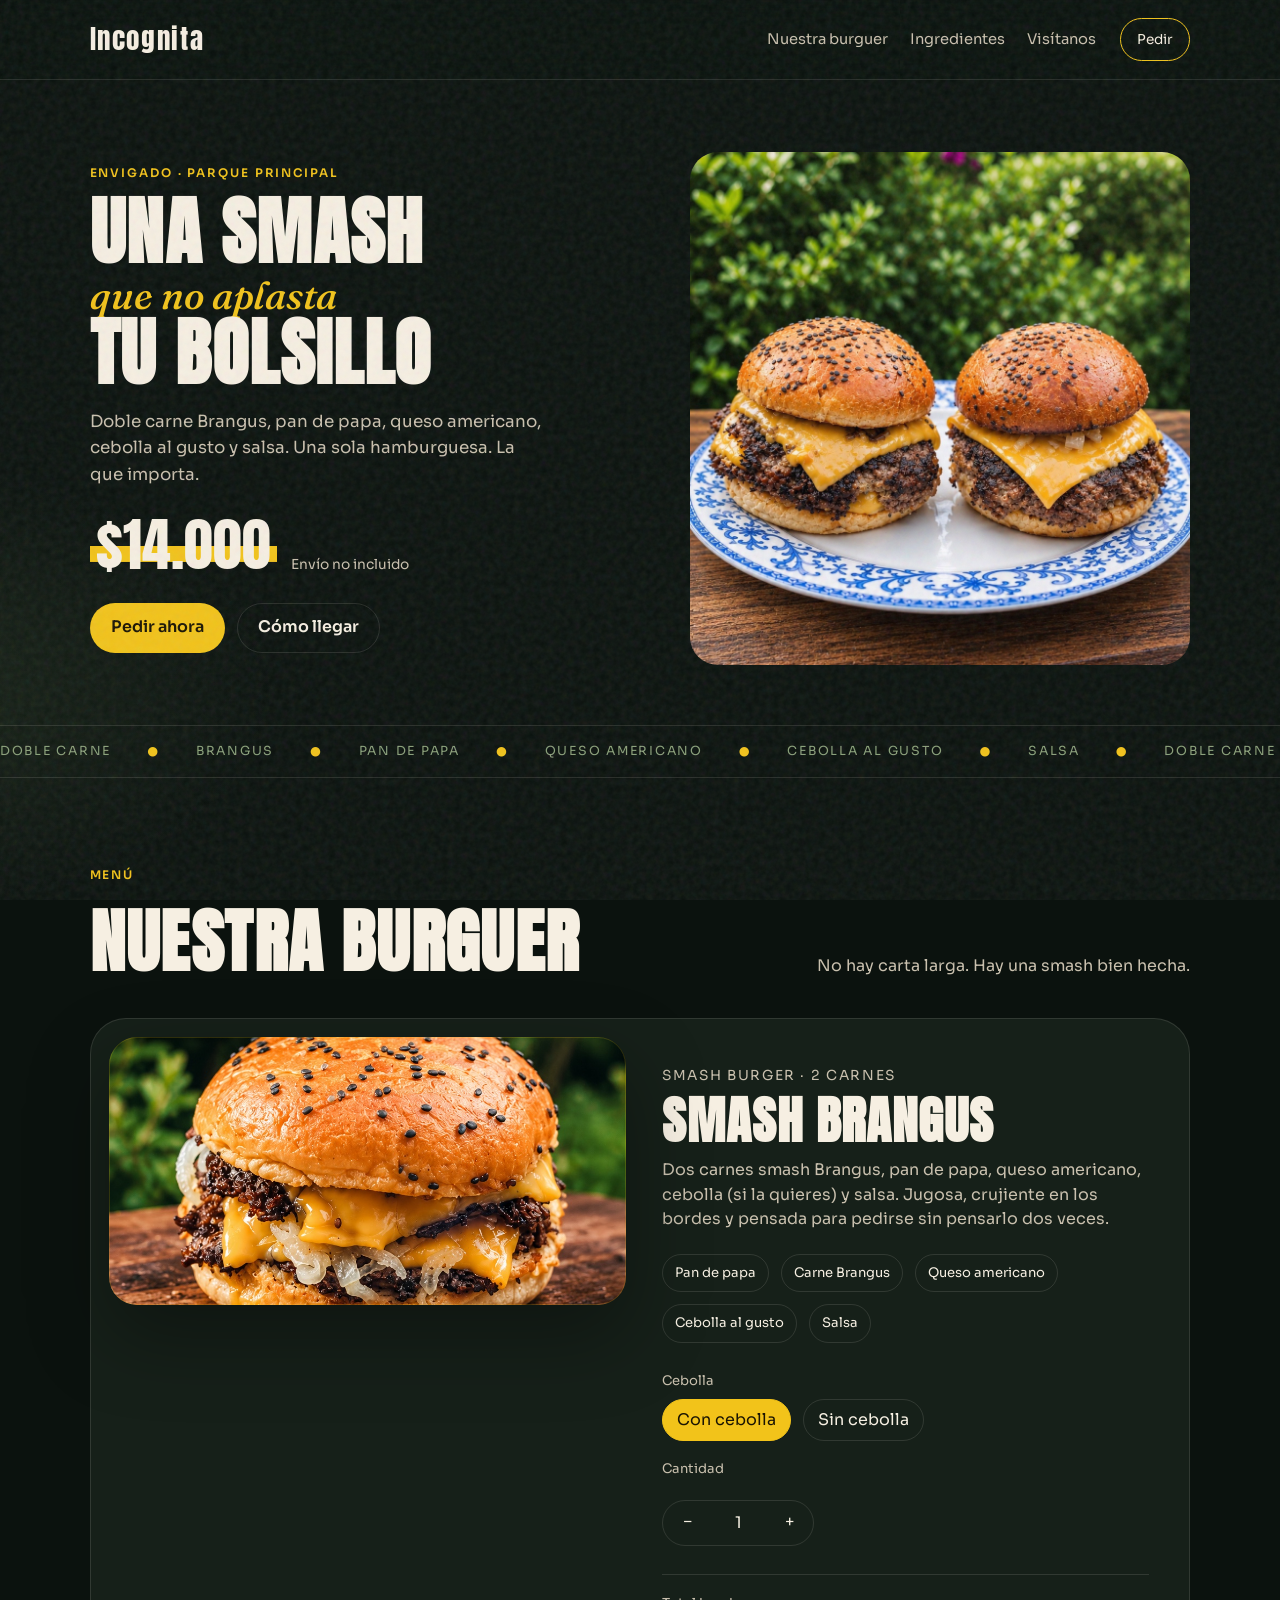
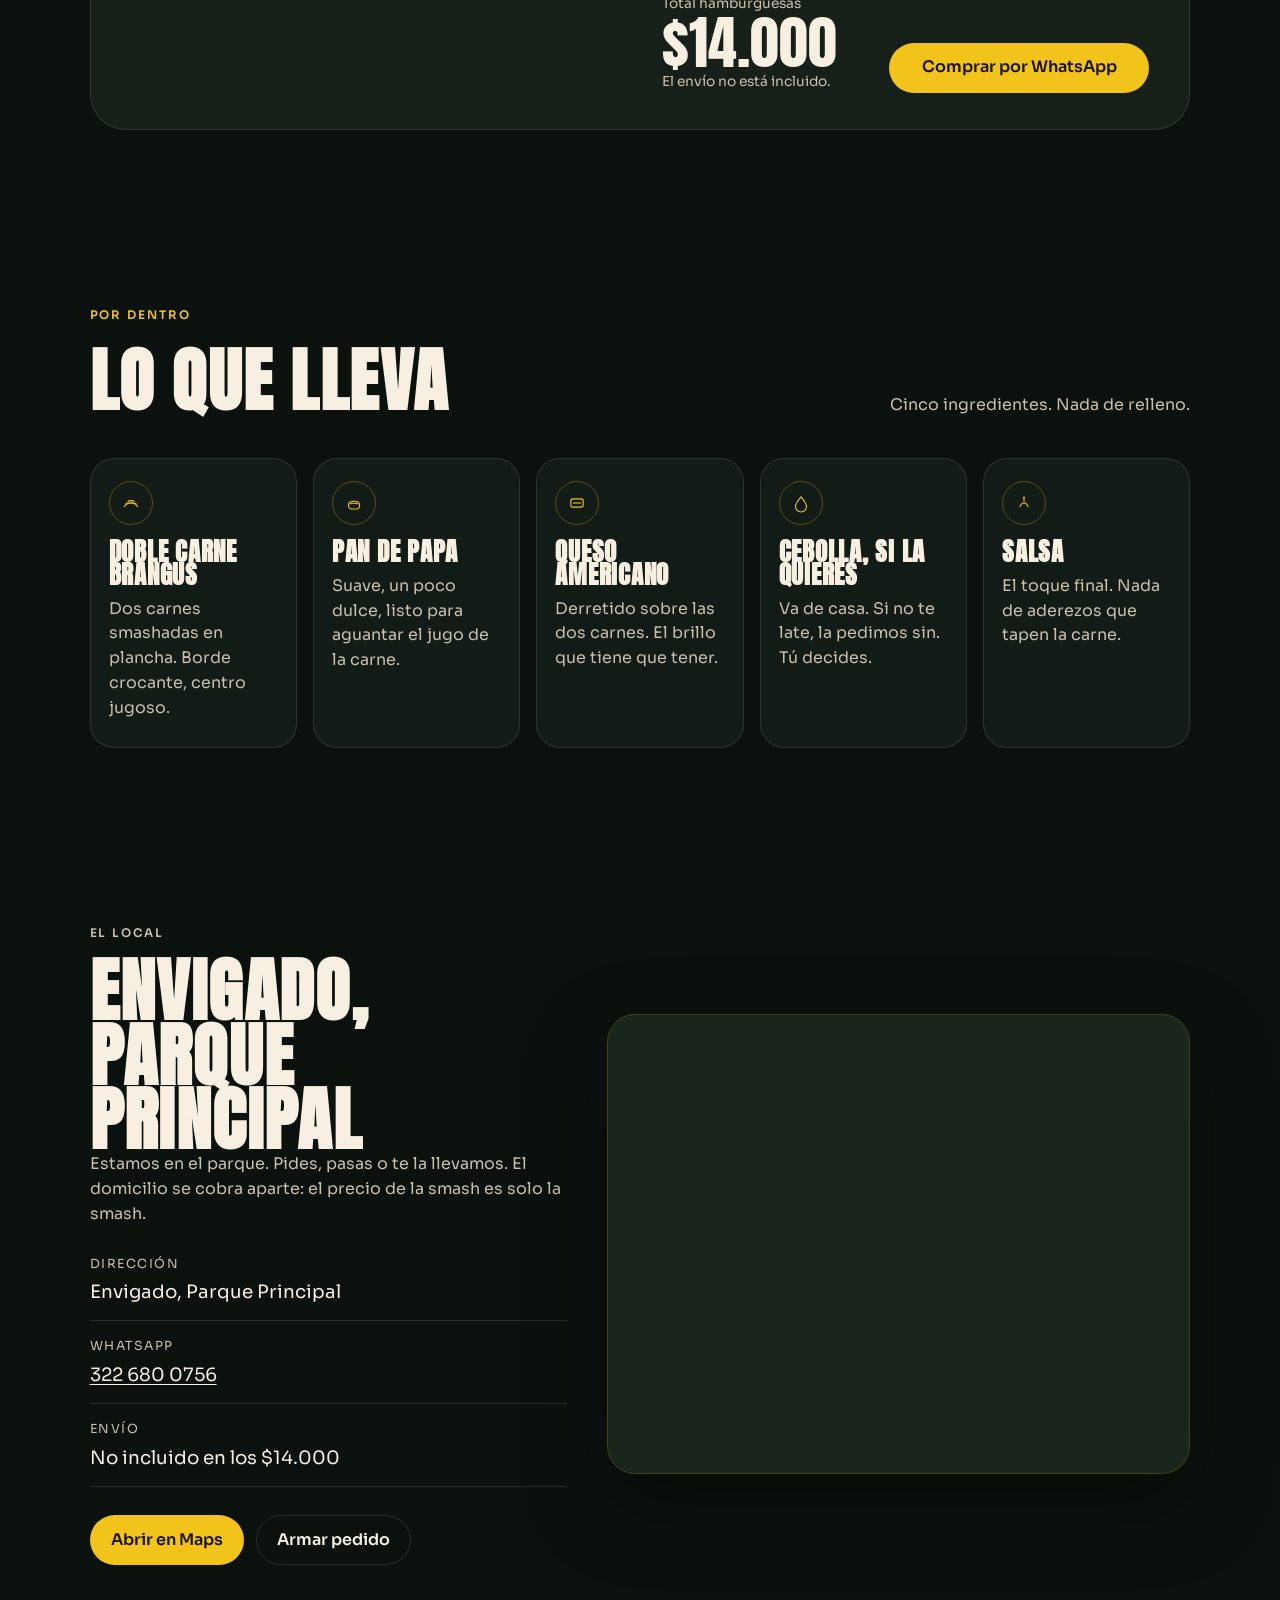
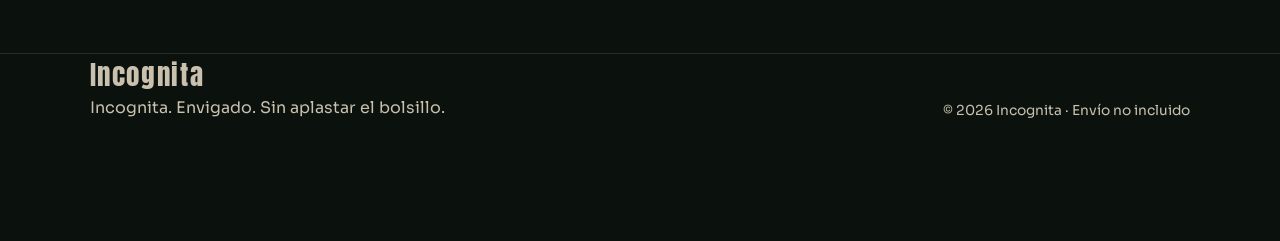
<file: index.html>
<!DOCTYPE html>
<html lang="es">
  <head>
    <meta charset="utf-8" />
    <meta name="viewport" content="width=device-width, initial-scale=1" />
    <title>Incognita | Smash burger en Envigado, Parque Principal</title>
    <meta
      name="description"
      content="Smash burger de doble carne Brangus, pan de papa, queso americano y salsa. $14.000. Envío no incluido. Envigado, Parque Principal."
    />
    <meta name="theme-color" content="#0b120e" />
    <link rel="icon" href="favicon.svg" type="image/svg+xml" />
    <link rel="canonical" href="./" />
    <meta property="og:type" content="website" />
    <meta property="og:title" content="Incognita | Envigado" />
    <meta
      property="og:description"
      content="Una smash que no aplasta tu bolsillo. Doble carne Brangus por $14.000."
    />
    <meta property="og:image" content="images/hero.jpg" />
    <link rel="preconnect" href="https://fonts.googleapis.com" />
    <link rel="preconnect" href="https://fonts.gstatic.com" crossorigin />
    <link
      href="https://fonts.googleapis.com/css2?family=Anton&family=Fraunces:ital,opsz,wght@0,9..144,500;1,9..144,500;1,9..144,600&family=Sora:wght@400;500;600&display=swap"
      rel="stylesheet"
    />
    <link rel="stylesheet" href="styles.css" />
  </head>
  <body>
    <div class="grain" aria-hidden="true"></div>

    <header class="nav">
      <a class="logo" href="#inicio">Incognita</a>
      <nav class="nav-links" aria-label="Principal">
        <a href="#menu">Nuestra burguer</a>
        <a href="#ingredientes">Ingredientes</a>
        <a href="#visita">Visítanos</a>
      </nav>
      <a class="nav-cta" href="#menu">Pedir</a>
    </header>

    <main id="inicio">
      <section class="hero">
        <div class="hero-copy">
          <p class="eyebrow">Envigado · Parque Principal</p>
          <h1>
            <span>Una smash</span>
            <em>que no aplasta</em>
            <span>tu bolsillo</span>
          </h1>
          <p class="lede">
            Doble carne Brangus, pan de papa, queso americano, cebolla al gusto
            y salsa. Una sola hamburguesa. La que importa.
          </p>
          <div class="hero-price">
            <span class="price">$14.000</span>
            <span class="price-note">Envío no incluido</span>
          </div>
          <div class="hero-actions">
            <a class="btn btn-primary" href="#menu">Pedir ahora</a>
            <a class="btn btn-ghost" href="#visita">Cómo llegar</a>
          </div>
        </div>
        <figure class="hero-shot">
          <img
            src="images/hero.jpg"
            alt="Dos smash burgers con queso americano sobre un plato"
          />
        </figure>
      </section>

      <div class="marquee" aria-hidden="true">
        <div class="marquee-track">
          <div class="marquee-group">
            <span>Doble carne</span><span>Brangus</span><span>Pan de papa</span>
            <span>Queso americano</span><span>Cebolla al gusto</span><span>Salsa</span>
            <span>Doble carne</span><span>Brangus</span><span>Pan de papa</span>
            <span>Queso americano</span><span>Cebolla al gusto</span><span>Salsa</span>
          </div>
          <div class="marquee-group">
            <span>Doble carne</span><span>Brangus</span><span>Pan de papa</span>
            <span>Queso americano</span><span>Cebolla al gusto</span><span>Salsa</span>
            <span>Doble carne</span><span>Brangus</span><span>Pan de papa</span>
            <span>Queso americano</span><span>Cebolla al gusto</span><span>Salsa</span>
          </div>
        </div>
      </div>

      <section class="menu" id="menu">
        <div class="section-head">
          <p class="eyebrow">Menú</p>
          <div class="section-head-row">
            <h2>Nuestra burguer</h2>
            <p>No hay carta larga. Hay una smash bien hecha.</p>
          </div>
        </div>

        <article class="product">
          <figure class="product-shot">
            <img
              src="images/single.jpg"
              alt="Smash burger de dos carnes con queso americano y cebolla"
            />
          </figure>

          <div class="product-body">
            <p class="product-kicker">Smash burger · 2 carnes</p>
            <h3>Smash Brangus</h3>
            <p class="product-desc">
              Dos carnes smash Brangus, pan de papa, queso americano, cebolla
              (si la quieres) y salsa. Jugosa, crujiente en los bordes y
              pensada para pedirse sin pensarlo dos veces.
            </p>

            <ul class="chips">
              <li>Pan de papa</li>
              <li>Carne Brangus</li>
              <li>Queso americano</li>
              <li>Cebolla al gusto</li>
              <li>Salsa</li>
            </ul>

            <form class="order" id="order-form">
              <fieldset class="onion">
                <legend>Cebolla</legend>
                <label class="pill">
                  <input type="radio" name="onion" value="con" checked />
                  <span>Con cebolla</span>
                </label>
                <label class="pill">
                  <input type="radio" name="onion" value="sin" />
                  <span>Sin cebolla</span>
                </label>
              </fieldset>

              <div class="qty-row">
                <label for="qty">Cantidad</label>
                <div class="stepper">
                  <button type="button" id="qty-minus" aria-label="Quitar una">
                    −
                  </button>
                  <input
                    id="qty"
                    name="qty"
                    type="number"
                    min="1"
                    max="20"
                    value="1"
                    inputmode="numeric"
                  />
                  <button type="button" id="qty-plus" aria-label="Agregar una">
                    +
                  </button>
                </div>
              </div>

              <div class="checkout">
                <div>
                  <p class="total-label">Total hamburguesas</p>
                  <p class="total" id="total">$14.000</p>
                  <p class="fine">El envío no está incluido.</p>
                </div>
                <a
                  class="btn btn-primary btn-whatsapp"
                  id="buy"
                  href="https://wa.me/573226800756?text=Hola%2C%20quiero%20pedir%201%20Smash%20Brangus%20(con%20cebolla).%20Total%20hamburguesas%3A%20%2414.000.%20El%20env%C3%ADo%20no%20est%C3%A1%20incluido."
                  target="_blank"
                  rel="noopener noreferrer"
                >
                  Comprar por WhatsApp
                </a>
              </div>
            </form>
          </div>
        </article>
      </section>

      <section class="ingredients" id="ingredientes">
        <div class="section-head">
          <p class="eyebrow">Por dentro</p>
          <div class="section-head-row">
            <h2>Lo que lleva</h2>
            <p>Cinco ingredientes. Nada de relleno.</p>
          </div>
        </div>
        <ul class="ingredient-grid">
          <li>
            <span class="icon" aria-hidden="true">
              <svg viewBox="0 0 32 32" fill="none">
                <path d="M6 22c4-8 16-8 20 0" stroke="currentColor" stroke-width="1.6"/>
                <path d="M8 18c2.2-3.2 13.8-3.2 16 0" stroke="currentColor" stroke-width="1.6"/>
                <path d="M11 14c1.4-2 8.6-2 10 0" stroke="currentColor" stroke-width="1.6"/>
              </svg>
            </span>
            <h3>Doble carne Brangus</h3>
            <p>Dos carnes smashadas en plancha. Borde crocante, centro jugoso.</p>
          </li>
          <li>
            <span class="icon" aria-hidden="true">
              <svg viewBox="0 0 32 32" fill="none">
                <path d="M8 18c0-6 16-6 16 0v3c0 5-16 5-16 0v-3z" stroke="currentColor" stroke-width="1.6"/>
                <path d="M10 17.5c2-1.4 10-1.4 12 0" stroke="currentColor" stroke-width="1.6"/>
              </svg>
            </span>
            <h3>Pan de papa</h3>
            <p>Suave, un poco dulce, listo para aguantar el jugo de la carne.</p>
          </li>
          <li>
            <span class="icon" aria-hidden="true">
              <svg viewBox="0 0 32 32" fill="none">
                <rect x="7" y="10" width="18" height="12" rx="3" stroke="currentColor" stroke-width="1.6"/>
                <path d="M10 16h12" stroke="currentColor" stroke-width="1.6"/>
              </svg>
            </span>
            <h3>Queso americano</h3>
            <p>Derretido sobre las dos carnes. El brillo que tiene que tener.</p>
          </li>
          <li>
            <span class="icon" aria-hidden="true">
              <svg viewBox="0 0 32 32" fill="none">
                <path d="M16 7c5 6 8 10 8 14a8 8 0 1 1-16 0c0-4 3-8 8-14z" stroke="currentColor" stroke-width="1.6"/>
              </svg>
            </span>
            <h3>Cebolla, si la quieres</h3>
            <p>Va de casa. Si no te late, la pedimos sin. Tú decides.</p>
          </li>
          <li>
            <span class="icon" aria-hidden="true">
              <svg viewBox="0 0 32 32" fill="none">
                <path d="M10 22c2-8 10-8 12 0" stroke="currentColor" stroke-width="1.6"/>
                <path d="M16 8v6" stroke="currentColor" stroke-width="1.6"/>
                <circle cx="16" cy="8" r="1.4" fill="currentColor"/>
              </svg>
            </span>
            <h3>Salsa</h3>
            <p>El toque final. Nada de aderezos que tapen la carne.</p>
          </li>
        </ul>
      </section>

      <section class="visit" id="visita">
        <div class="visit-copy">
          <p class="eyebrow">El local</p>
          <h2>Envigado, Parque Principal</h2>
          <p>
            Estamos en el parque. Pides, pasas o te la llevamos. El domicilio se
            cobra aparte: el precio de la smash es solo la smash.
          </p>
          <dl class="facts">
            <div>
              <dt>Dirección</dt>
              <dd>Envigado, Parque Principal</dd>
            </div>
            <div>
              <dt>WhatsApp</dt>
              <dd>
                <a href="https://wa.me/573226800756" target="_blank" rel="noopener noreferrer">322 680 0756</a>
              </dd>
            </div>
            <div>
              <dt>Envío</dt>
              <dd>No incluido en los $14.000</dd>
            </div>
          </dl>
          <div class="hero-actions">
            <a
              class="btn btn-primary"
              href="https://www.google.com/maps/search/?api=1&query=Parque+Principal+Envigado"
              target="_blank"
              rel="noopener noreferrer"
            >
              Abrir en Maps
            </a>
            <a class="btn btn-ghost" href="#menu">Armar pedido</a>
          </div>
        </div>
        <div class="visit-map">
          <iframe
            title="Mapa de Envigado, Parque Principal"
            src="https://www.google.com/maps?q=Parque+Principal+Envigado&output=embed"
            loading="lazy"
            referrerpolicy="no-referrer-when-downgrade"
          ></iframe>
        </div>
      </section>
    </main>

    <footer class="footer">
      <div>
        <p class="logo">Incognita</p>
        <p>Incognita. Envigado. Sin aplastar el bolsillo.</p>
      </div>
      <p class="footer-note">© 2026 Incognita · Envío no incluido</p>
    </footer>

    <div class="dock">
      <a class="btn btn-primary" id="dock-buy" href="#menu">Pedir · $14.000</a>
    </div>

    <script src="script.js"></script>
  </body>
</html>
</file>
<file: styles.css>
:root {
  --bg: #0b120e;
  --bg-2: #121a15;
  --ink: #f6efe2;
  --muted: #c9c0ae;
  --line: rgba(246, 239, 226, 0.12);
  --yellow: #f2c31a;
  --yellow-ink: #1a1403;
  --sage: #8aa07a;
  --card: #162019;
  --shadow: 0 30px 80px rgba(0, 0, 0, 0.35);
  --radius: 28px;
  --display: "Anton", "Impact", sans-serif;
  --serif: "Fraunces", Georgia, serif;
  --sans: "Sora", system-ui, sans-serif;
}

* {
  box-sizing: border-box;
  margin: 0;
  padding: 0;
}

html {
  scroll-behavior: smooth;
}

body {
  min-height: 100vh;
  color: var(--ink);
  background:
    radial-gradient(1200px 600px at 80% -10%, rgba(242, 195, 26, 0.12), transparent 50%),
    radial-gradient(900px 500px at -10% 20%, rgba(90, 122, 74, 0.18), transparent 45%),
    var(--bg);
  font-family: var(--sans);
  line-height: 1.55;
}

img,
iframe {
  display: block;
  width: 100%;
  border: 0;
}

a {
  color: inherit;
  text-decoration: none;
}

button,
input {
  font: inherit;
  color: inherit;
}

.grain {
  pointer-events: none;
  position: fixed;
  inset: 0;
  z-index: 8;
  opacity: 0.09;
  background-image: url("data:image/svg+xml,%3Csvg viewBox='0 0 160 160' xmlns='http://www.w3.org/2000/svg'%3E%3Cfilter id='n'%3E%3CfeTurbulence type='fractalNoise' baseFrequency='.85' numOctaves='4' stitchTiles='stitch'/%3E%3C/filter%3E%3Crect width='100%25' height='100%25' filter='url(%23n)'/%3E%3C/svg%3E");
}

.nav {
  position: sticky;
  top: 0;
  z-index: 6;
  display: flex;
  align-items: center;
  gap: 24px;
  padding: 18px 7vw;
  backdrop-filter: blur(16px);
  background: rgba(11, 18, 14, 0.72);
  border-bottom: 1px solid var(--line);
}

.logo {
  font-family: var(--display);
  letter-spacing: 0.06em;
  font-size: clamp(1.25rem, 3vw, 1.7rem);
}

.nav-links {
  display: flex;
  gap: 22px;
  margin-left: auto;
  font-size: 0.92rem;
}

.nav-links a {
  color: var(--muted);
}

.nav-links a:hover,
.nav-cta:hover,
.btn-ghost:hover {
  color: var(--yellow);
}

.nav-cta {
  padding: 10px 16px;
  border: 1px solid var(--yellow);
  border-radius: 999px;
  font-size: 0.85rem;
}

.hero {
  display: grid;
  grid-template-columns: 1.05fr 0.95fr;
  gap: 48px;
  align-items: center;
  padding: 72px 7vw 40px;
}

.eyebrow {
  color: var(--yellow);
  text-transform: uppercase;
  letter-spacing: 0.16em;
  font-size: 0.74rem;
  font-weight: 600;
  margin-bottom: 16px;
}

h1,
h2,
.product-body h3,
.ingredient-grid h3 {
  font-family: var(--display);
  letter-spacing: 0.02em;
  line-height: 0.92;
}

h1 {
  font-size: clamp(2.6rem, 5.8vw, 5.2rem);
  max-width: none;
  text-transform: uppercase;
}

h1 span,
h1 em {
  display: block;
  white-space: nowrap;
}

h1 em {
  font-family: var(--serif);
  font-style: italic;
  font-weight: 500;
  letter-spacing: 0;
  text-transform: none;
  color: var(--yellow);
  font-size: 0.52em;
  line-height: 1.05;
  margin: 8px 0 4px;
}

.lede {
  max-width: 38ch;
  margin: 22px 0 28px;
  color: var(--muted);
  font-size: 1.05rem;
}

.hero-price {
  display: flex;
  align-items: baseline;
  gap: 14px;
  margin-bottom: 28px;
}

.price,
.total {
  font-family: var(--display);
  font-size: clamp(2.4rem, 5vw, 3.6rem);
  line-height: 1;
}

.price {
  background: linear-gradient(#f2c31a, #f2c31a) 0 72% / 100% 28% no-repeat;
  color: var(--ink);
  padding: 0 6px;
}

.price-note,
.fine,
.total-label,
.footer-note,
.product-kicker {
  color: var(--muted);
  font-size: 0.86rem;
}

.hero-actions,
.checkout,
.qty-row,
.onion,
.chips {
  display: flex;
  flex-wrap: wrap;
  gap: 12px;
}

.btn {
  display: inline-flex;
  align-items: center;
  justify-content: center;
  min-height: 50px;
  padding: 0 20px;
  border-radius: 999px;
  border: 1px solid transparent;
  font-weight: 600;
  transition: transform 0.2s ease, background 0.2s ease, color 0.2s ease;
}

.btn:hover {
  transform: translateY(-1px);
}

.btn:focus-visible,
.nav a:focus-visible,
.pill:focus-within span,
.stepper button:focus-visible {
  outline: 2px solid var(--yellow);
  outline-offset: 3px;
}

.btn-primary {
  background: var(--yellow);
  color: var(--yellow-ink);
}

.btn-primary:hover {
  color: var(--yellow-ink);
  background: #ffd54a;
}

.btn-ghost {
  border-color: var(--line);
  color: var(--ink);
}

.hero-shot,
.product-shot,
.visit-map {
  position: relative;
  border-radius: var(--radius);
  overflow: hidden;
  box-shadow: var(--shadow);
  background: #1a261c;
  outline: 1px solid rgba(242, 195, 26, 0.18);
  outline-offset: -1px;
}

.hero-shot {
  aspect-ratio: auto;
  background: transparent;
  box-shadow: none;
  outline: none;
}

.hero-shot img {
  width: 100%;
  height: auto;
  object-fit: contain;
}

.product-shot img {
  height: 100%;
  object-fit: cover;
  object-position: center;
}

.stamp {
  position: absolute;
  right: 22px;
  bottom: 22px;
  width: 108px;
  height: 108px;
  display: grid;
  place-items: center;
  text-align: center;
  border: 2px solid var(--yellow);
  border-radius: 50%;
  color: var(--yellow);
  font-size: 0.78rem;
  letter-spacing: 0.06em;
  text-transform: uppercase;
  background: rgba(11, 18, 14, 0.55);
  rotate: -12deg;
}

.marquee {
  overflow: hidden;
  border-block: 1px solid var(--line);
  padding: 16px 0;
  margin-top: 20px;
}

.marquee-track {
  display: flex;
  width: max-content;
  animation: slide 80s linear infinite;
  text-transform: uppercase;
  letter-spacing: 0.14em;
  font-size: 0.78rem;
  color: var(--sage);
}

.marquee-group {
  display: flex;
  flex-shrink: 0;
  align-items: center;
  gap: 36px;
  padding-right: 36px;
}

.marquee-group span::after {
  content: "●";
  margin-left: 36px;
  color: var(--yellow);
}

@keyframes slide {
  from {
    transform: translateX(0);
  }
  to {
    transform: translateX(-50%);
  }
}

.menu,
.ingredients,
.visit,
.footer {
  padding: 88px 7vw;
}

.section-head {
  margin-bottom: 40px;
}

.section-head-row {
  display: flex;
  align-items: baseline;
  justify-content: space-between;
  gap: 32px 48px;
}

.section-head h2,
.visit h2 {
  font-size: clamp(2.6rem, 5.5vw, 4.8rem);
  text-transform: uppercase;
  margin: 8px 0 0;
}

.section-head h2 {
  white-space: nowrap;
}

.section-head-row p {
  max-width: none;
  white-space: nowrap;
  text-align: right;
  margin-top: 8px;
}

.section-head-row p,
.visit-copy > p,
.product-desc,
.ingredient-grid p,
.footer p {
  color: var(--muted);
}

.product {
  display: grid;
  grid-template-columns: 1fr 1fr;
  gap: 28px;
  padding: 18px;
  background: var(--card);
  border: 1px solid var(--line);
  border-radius: 36px;
}

.product-shot {
  aspect-ratio: 1024 / 530;
}

.product-shot img {
  min-height: 100%;
  border-radius: 24px;
}

.product-body {
  padding: 28px 22px 18px 8px;
}

.product-kicker {
  text-transform: uppercase;
  letter-spacing: 0.12em;
  margin-bottom: 10px;
}

.product-body h3 {
  font-size: clamp(2.6rem, 4vw, 4.2rem);
  text-transform: uppercase;
  margin-bottom: 14px;
}

.chips {
  margin: 22px 0 28px;
}

.chips li {
  list-style: none;
  padding: 8px 12px;
  border: 1px solid var(--line);
  border-radius: 999px;
  font-size: 0.82rem;
  color: var(--ink);
}

.onion {
  border: 0;
  margin-bottom: 18px;
}

.onion legend,
.qty-row label {
  width: 100%;
  margin-bottom: 8px;
  font-size: 0.82rem;
  color: var(--muted);
}

.pill {
  cursor: pointer;
}

.pill span {
  display: inline-flex;
  min-height: 42px;
  align-items: center;
  padding: 0 14px;
  border-radius: 999px;
  border: 1px solid var(--line);
}

.pill input {
  position: absolute;
  opacity: 0;
  pointer-events: none;
}

.pill input:checked + span,
.pill:hover span {
  background: var(--yellow);
  color: var(--yellow-ink);
  border-color: var(--yellow);
}

.qty-row {
  align-items: center;
  justify-content: space-between;
  margin-bottom: 28px;
}

.stepper {
  display: flex;
  align-items: center;
  border: 1px solid var(--line);
  border-radius: 999px;
  overflow: hidden;
}

.stepper button,
.stepper input {
  background: transparent;
  border: 0;
  width: 48px;
  height: 44px;
  text-align: center;
}

.stepper button {
  cursor: pointer;
}

.stepper input {
  width: 54px;
  -moz-appearance: textfield;
}

.stepper input::-webkit-outer-spin-button,
.stepper input::-webkit-inner-spin-button {
  appearance: none;
}

.checkout {
  align-items: end;
  justify-content: space-between;
  padding-top: 18px;
  border-top: 1px solid var(--line);
}

.btn-whatsapp {
  min-width: min(100%, 260px);
}

.ingredient-grid {
  display: grid;
  grid-template-columns: repeat(auto-fit, minmax(180px, 1fr));
  gap: 16px;
  list-style: none;
}

.ingredient-grid li {
  padding: 22px 18px 26px;
  border: 1px solid var(--line);
  border-radius: 24px;
  background: rgba(22, 32, 25, 0.7);
}

.icon {
  display: grid;
  place-items: center;
  width: 44px;
  height: 44px;
  margin-bottom: 16px;
  color: var(--yellow);
  border: 1px solid rgba(242, 195, 26, 0.3);
  border-radius: 50%;
}

.icon svg {
  width: 22px;
  height: 22px;
}

.ingredient-grid h3 {
  font-size: 1.55rem;
  letter-spacing: 0.03em;
  text-transform: uppercase;
  margin-bottom: 10px;
}

.visit {
  display: grid;
  grid-template-columns: 0.9fr 1.1fr;
  gap: 40px;
  align-items: center;
}

.facts {
  display: grid;
  gap: 16px;
  margin: 28px 0;
}

.facts div {
  padding-bottom: 14px;
  border-bottom: 1px solid var(--line);
}

.facts dt {
  color: var(--muted);
  font-size: 0.78rem;
  text-transform: uppercase;
  letter-spacing: 0.12em;
}

.facts dd {
  font-size: 1.15rem;
  margin-top: 4px;
}

.facts a {
  text-decoration: underline;
  text-underline-offset: 3px;
}

.visit-map {
  min-height: 460px;
}

.visit-map iframe {
  min-height: 460px;
  height: 100%;
  filter: grayscale(0.35) contrast(1.05);
}

.footer {
  display: flex;
  justify-content: space-between;
  align-items: end;
  gap: 24px;
  padding-top: 0;
  padding-bottom: 120px;
  border-top: 1px solid var(--line);
}

.dock {
  display: none;
}

::selection {
  background: var(--yellow);
  color: var(--yellow-ink);
}

@media (max-width: 980px) {
  .hero,
  .product,
  .visit,
  .ingredient-grid {
    grid-template-columns: 1fr;
  }

  .nav-links {
    display: none;
  }

  .hero {
    padding-top: 40px;
  }

  h1 {
    font-size: clamp(2.2rem, 10vw, 3.4rem);
  }

  .hero-shot {
    aspect-ratio: auto;
  }

  .section-head-row {
    flex-direction: column;
    align-items: flex-start;
    gap: 12px;
  }

  .section-head-row p {
    text-align: left;
    max-width: none;
    white-space: nowrap;
    font-size: 0.92rem;
  }

  .section-head h2 {
    font-size: clamp(2.6rem, 12vw, 4.4rem);
  }

  .product-body {
    padding: 8px 8px 12px;
  }

  .ingredient-grid {
    grid-template-columns: 1fr 1fr;
  }

  .footer,
  .checkout {
    flex-direction: column;
    align-items: start;
  }

  .btn-whatsapp,
  .dock .btn {
    width: 100%;
  }

  .dock {
    display: block;
    position: fixed;
    left: 0;
    right: 0;
    bottom: 0;
    z-index: 7;
    padding: 12px 16px calc(12px + env(safe-area-inset-bottom));
    background: linear-gradient(transparent, rgba(11, 18, 14, 0.95) 28%);
  }
}

@media (max-width: 640px) {
  .section-head-row p {
    font-size: 0.8rem;
  }

  .ingredient-grid {
    grid-template-columns: 1fr;
  }

  .nav,
  .hero,
  .menu,
  .ingredients,
  .visit,
  .footer {
    padding-left: 20px;
    padding-right: 20px;
  }
}

@media (prefers-reduced-motion: reduce) {
  html {
    scroll-behavior: auto;
  }

  .marquee-track {
    animation: none;
  }

  .btn:hover {
    transform: none;
  }
}
</file>
